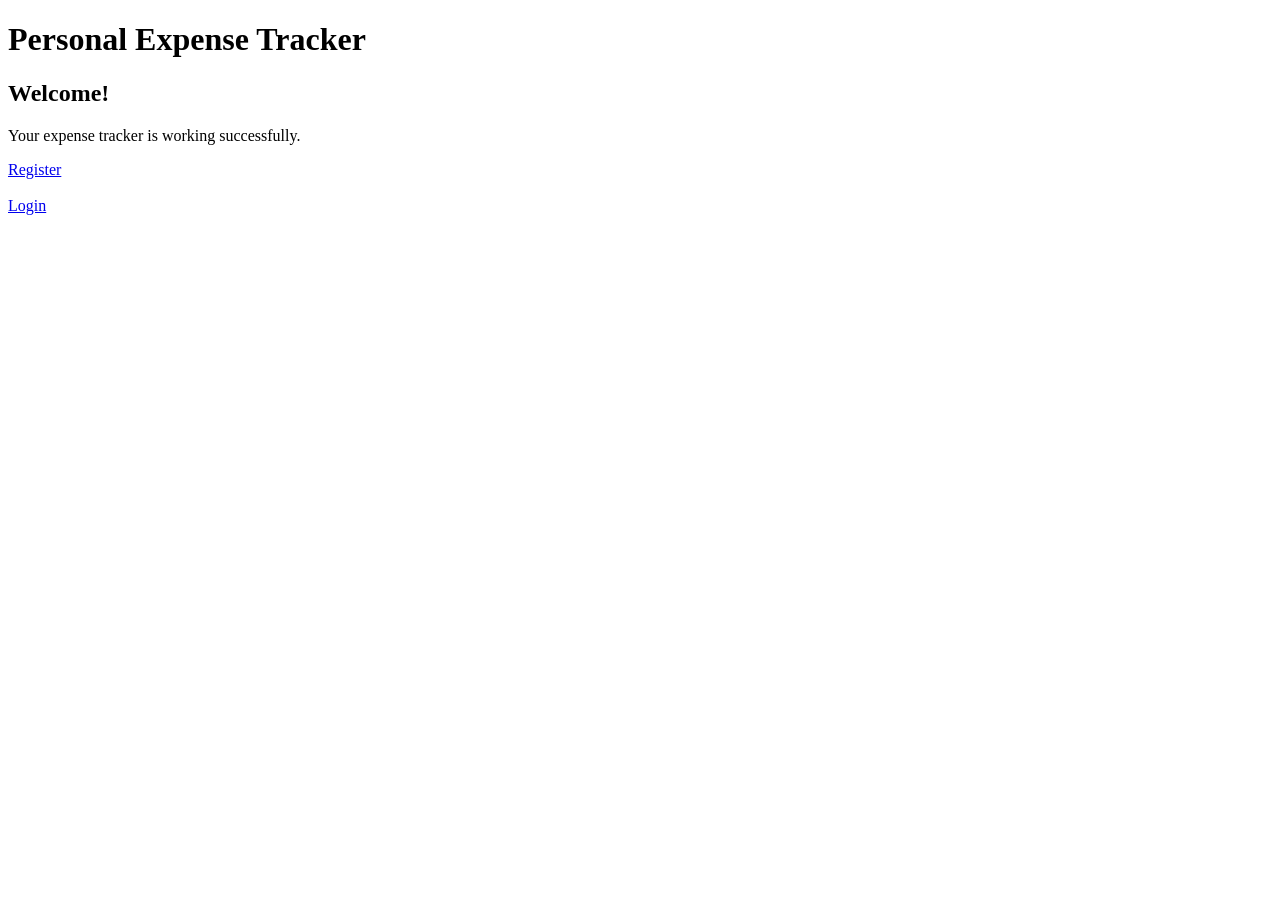
<file: src/main/resources/static/index.html>
<!DOCTYPE html>
<html lang="en">
<head>
    <meta charset="UTF-8">
    <meta name="viewport" content="width=device-width, initial-scale=1.0">
    <title>Personal Expense Tracker</title>
</head>
<body>

    <h1>Personal Expense Tracker</h1>

    <h2>Welcome!</h2>

    <p>Your expense tracker is working successfully.</p>

    <a href="register.html">Register</a>
    <br><br>
    <a href="login.html">Login</a>

</body>
</html>
</file>
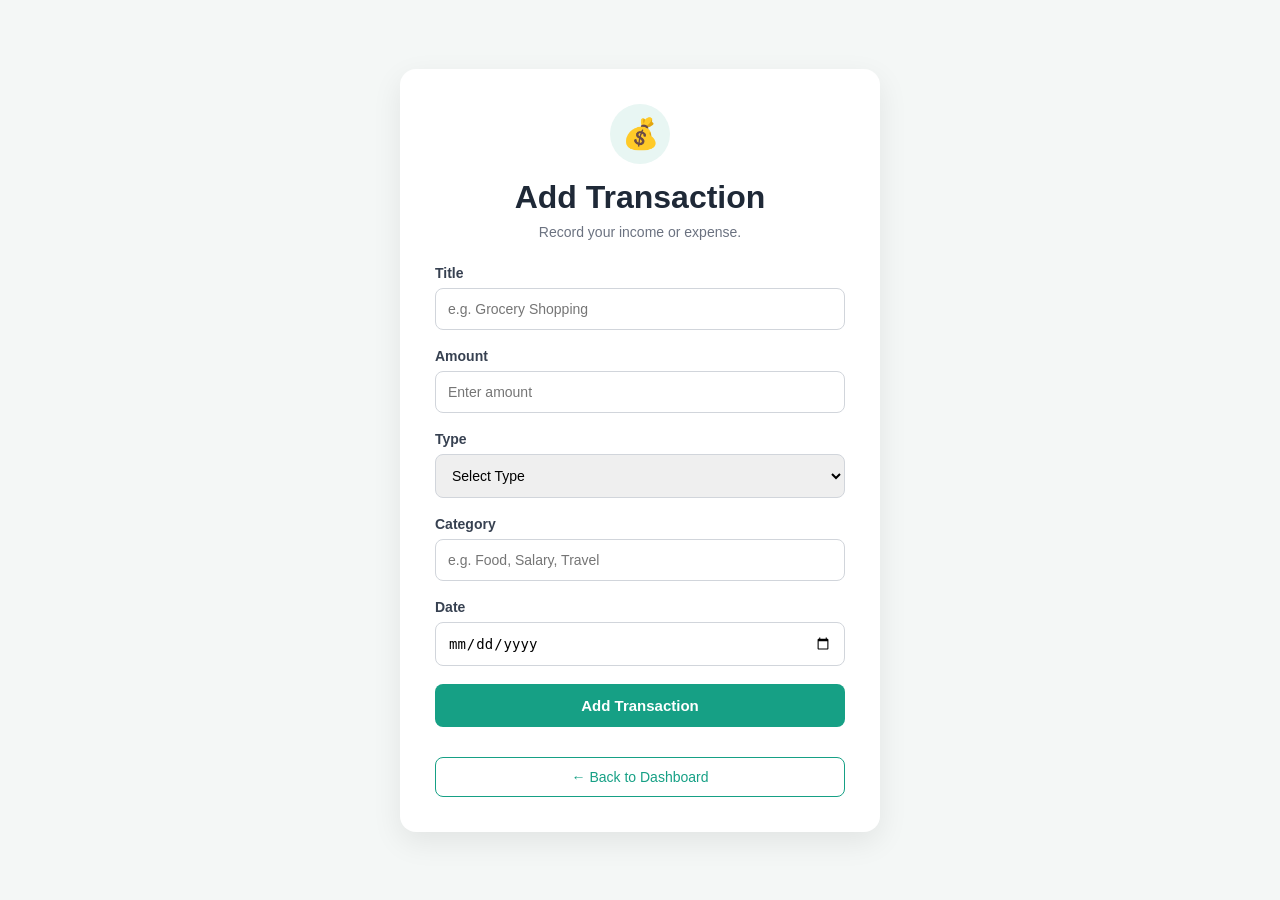
<file: src/main/resources/static/add-transaction.html>
<!DOCTYPE html>
<html lang="en">
<head>
    <meta charset="UTF-8">
    <meta name="viewport" content="width=device-width, initial-scale=1.0">

    <title>Add Transaction | Personal Expense Tracker</title>

    <link rel="stylesheet" href="add-transaction.css">
</head>

<body>

    <div class="transaction-container">

        <div class="logo">💰</div>

        <h1>Add Transaction</h1>

        <p class="subtitle">
            Record your income or expense.
        </p>

        <form id="transactionForm">

            <label for="title">Title</label>
            <input
                type="text"
                id="title"
                placeholder="e.g. Grocery Shopping"
                required
            >

            <label for="amount">Amount</label>
            <input
                type="number"
                id="amount"
                placeholder="Enter amount"
                required
            >

            <label for="type">Type</label>
            <select id="type" required>
                <option value="">Select Type</option>
                <option value="INCOME">Income</option>
                <option value="EXPENSE">Expense</option>
            </select>

            <label for="category">Category</label>
            <input
                type="text"
                id="category"
                placeholder="e.g. Food, Salary, Travel"
                required
            >

            <label for="date">Date</label>
            <input
                type="date"
                id="date"
                required
            >

            <button type="submit">
                Add Transaction
            </button>

        </form>

        <p id="message"></p>

        <button
            type="button"
            class="back-btn"
            onclick="window.location.href='dashboard.html'">
            ← Back to Dashboard
        </button>

    </div>

    <script src="add-transaction.js"></script>

</body>
</html>
</file>
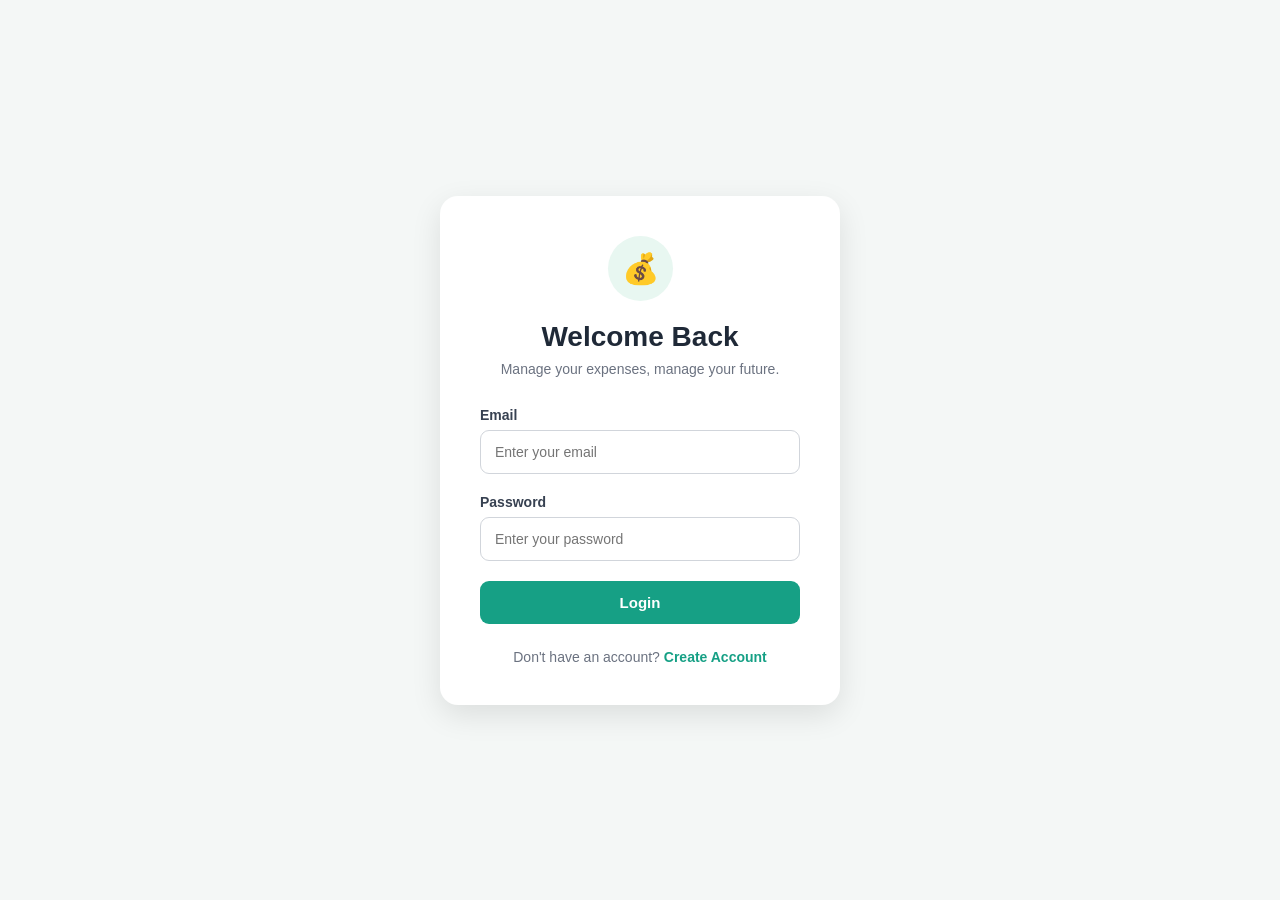
<file: src/main/resources/static/dashboard.html>
<!DOCTYPE html>
<html lang="en">

<head>
    <meta charset="UTF-8">
    <meta name="viewport" content="width=device-width, initial-scale=1.0">

    <title>Dashboard | Personal Expense Tracker</title>

    <link rel="stylesheet" href="dashboard.css">
</head>

<body>

    <!-- Header -->
    <header class="navbar">

        <div class="logo-section">
            <div class="logo-icon">💰</div>
            <h2>Expense Tracker</h2>
        </div>

        <button id="logoutBtn">Logout</button>

    </header>


    <!-- Main Content -->
    <main class="dashboard">

        <!-- Welcome -->
        <section class="welcome-section">

            <div>
                <p class="small-text">Welcome back 👋</p>
                <h1>My Dashboard</h1>
                <p class="description">
                    Keep track of your income and expenses easily.
                </p>
            </div>

        </section>


        <!-- Summary Cards -->
        <section class="summary-section">

            <div class="summary-card balance-card">
                <p>Total Balance</p>
                <h2 id="totalBalance">₹0</h2>
            </div>

            <div class="summary-card income-card">
                <p>Total Income</p>
                <h2 id="totalIncome">₹0</h2>
            </div>

            <div class="summary-card expense-card">
                <p>Total Expense</p>
                <h2 id="totalExpense">₹0</h2>
            </div>

        </section>


        <!-- Quick Action -->
        <section class="action-section">

            <h2>Quick Actions</h2>

            <button id="addTransactionBtn">
                + Add Transaction
            </button>

        </section>
        <!-- Expense Analysis -->

        <section class="chart-section">

            <h2>Expense Analysis</h2>

            <div class="chart-container">

                <div class="chart-bar">
                    <div id="incomeBar" class="bar income-bar">
                    </div>

                    <p>Income</p>

                    <span id="chartIncome">
                        ₹0
                    </span>
                </div>


                <div class="chart-bar">
                    <div id="expenseBar" class="bar expense-bar">
                    </div>

                    <p>Expense</p>

                    <span id="chartExpense">
                        ₹0
                    </span>
                </div>

            </div>

        </section>

        <!-- Recent Transactions -->
        <section class="transactions-section">

            <div class="section-heading">
                <h2>Recent Transactions</h2>

                <button id="viewAllBtn">
                    View All
                </button>
            </div>

            <div id="transactionList">

                <p class="empty-message">
                    No transactions found.
                </p>

            </div>

        </section>

    </main>


    <script src="dashboard.js"></script>

</body>

</html>
</file>
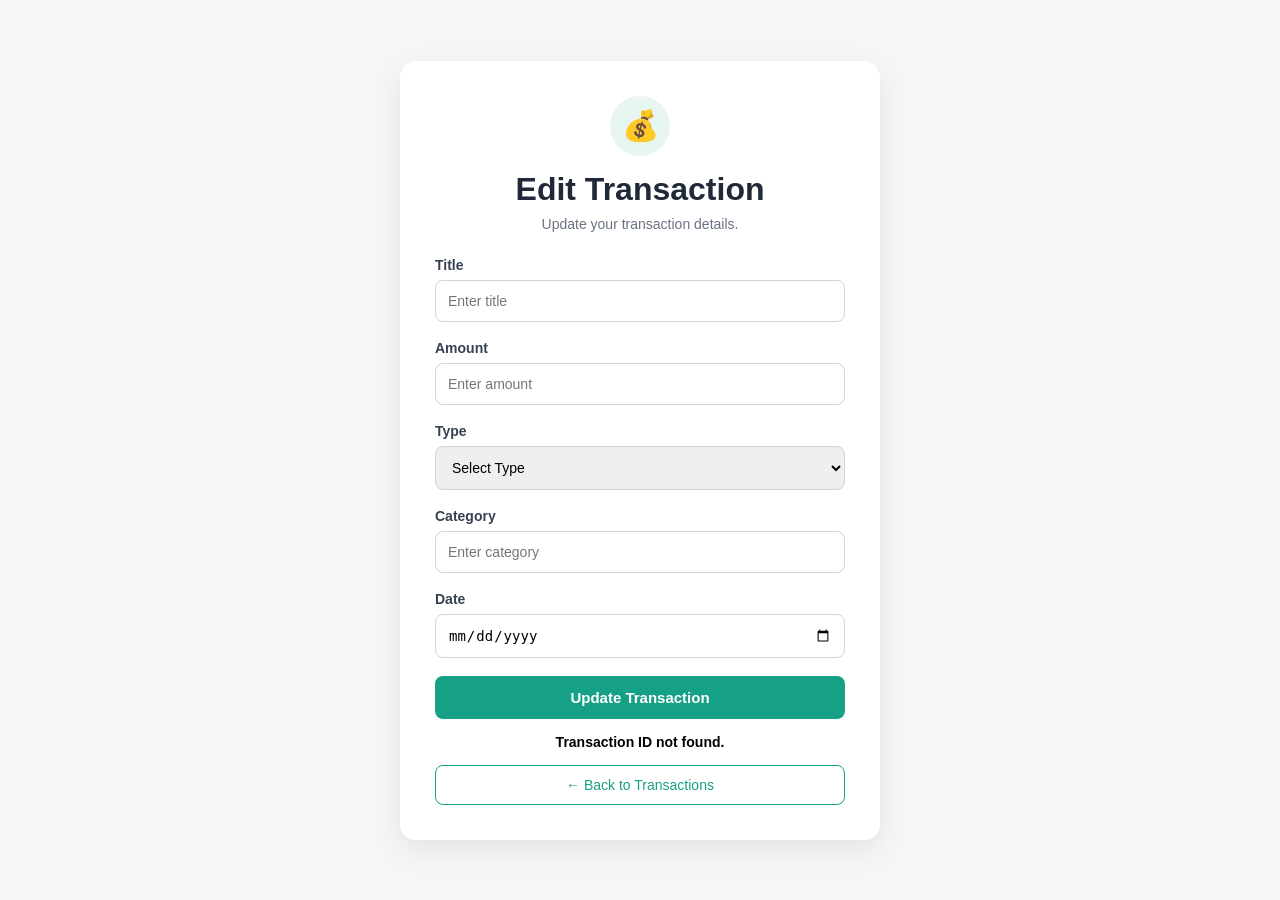
<file: src/main/resources/static/edit-transaction.html>
<!DOCTYPE html>
<html lang="en">

<head>
    <meta charset="UTF-8">
    <meta name="viewport" content="width=device-width, initial-scale=1.0">

    <title>Edit Transaction | Personal Expense Tracker</title>

    <link rel="stylesheet" href="edit-transaction.css">
</head>

<body>

    <div class="edit-container">

        <div class="logo">💰</div>

        <h1>Edit Transaction</h1>

        <p class="subtitle">
            Update your transaction details.
        </p>

        <form id="editTransactionForm">

            <label for="title">Title</label>
            <input
                type="text"
                id="title"
                placeholder="Enter title"
                required
            >

            <label for="amount">Amount</label>
            <input
                type="number"
                id="amount"
                placeholder="Enter amount"
                required
            >

            <label for="type">Type</label>
            <select id="type" required>
                <option value="">Select Type</option>
                <option value="INCOME">Income</option>
                <option value="EXPENSE">Expense</option>
            </select>

            <label for="category">Category</label>
            <input
                type="text"
                id="category"
                placeholder="Enter category"
                required
            >

            <label for="date">Date</label>
            <input
                type="date"
                id="date"
                required
            >

            <button type="submit">
                Update Transaction
            </button>

        </form>

        <p id="message"></p>

        <button
            type="button"
            class="back-btn"
            onclick="window.location.href='transactions.html'">
            ← Back to Transactions
        </button>

    </div>

    <script src="edit-transaction.js"></script>

</body>

</html>
</file>
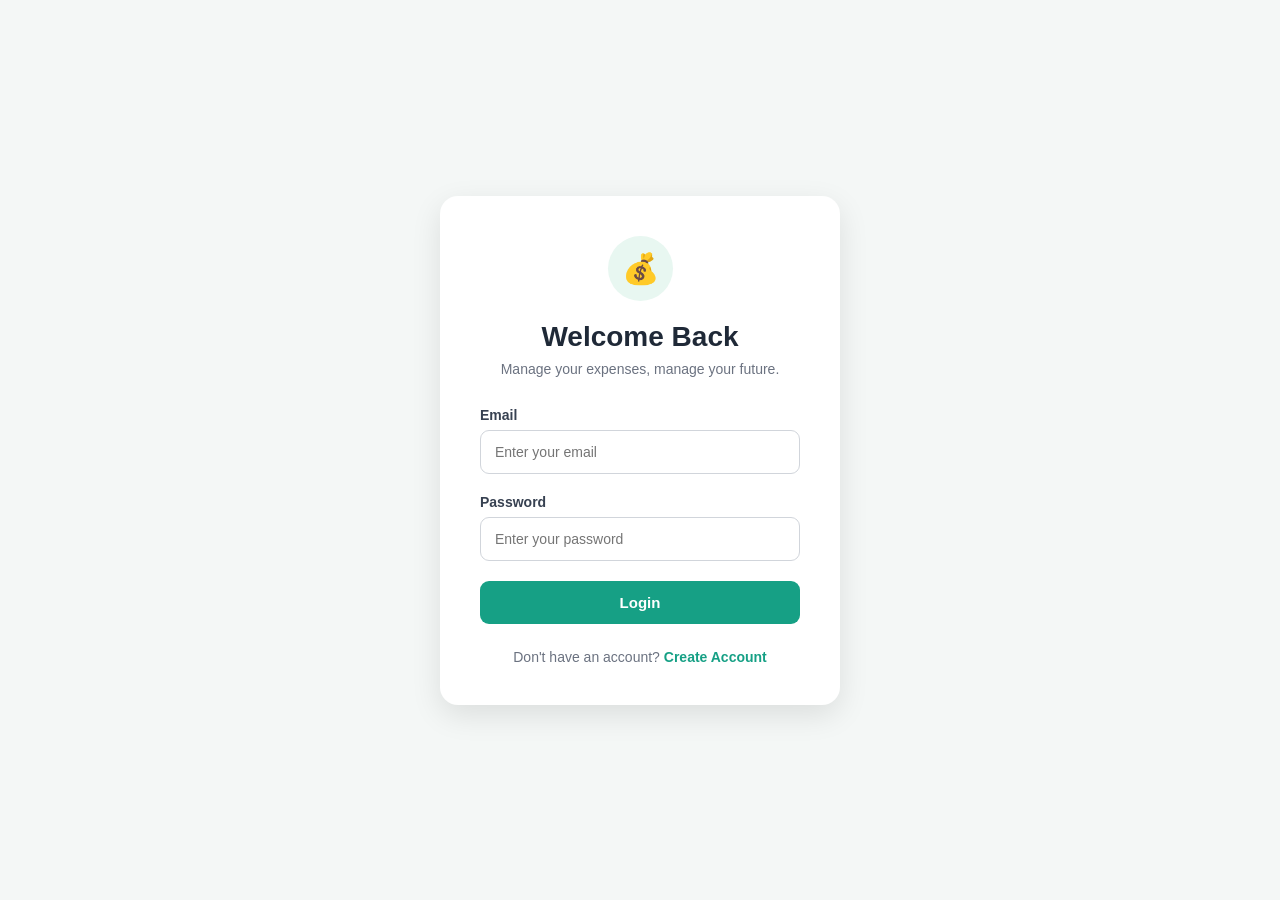
<file: src/main/resources/static/login.html>
<!DOCTYPE html>
<html lang="en">

<head>
    <meta charset="UTF-8">
    <meta name="viewport" content="width=device-width, initial-scale=1.0">

    <title>Login | Personal Expense Tracker</title>

    <link rel="stylesheet" href="login.css">
</head>

<body>

    <div class="login-container">

        <div class="logo">
            💰
        </div>

        <h1>Welcome Back</h1>

        <p class="subtitle">
            Manage your expenses, manage your future.
        </p>

        <form id="loginForm">

            <label for="email">Email</label>
            <input
                type="email"
                id="email"
                placeholder="Enter your email"
                required
            >

            <label for="password">Password</label>
            <input
                type="password"
                id="password"
                placeholder="Enter your password"
                required
            >

            <button type="submit">
                Login
            </button>

        </form>

        <p id="message"></p>

        <p class="register-text">
            Don't have an account?
            <a href="register.html">Create Account</a>
        </p>

    </div>

    <script src="login.js"></script>

</body>

</html>
</file>
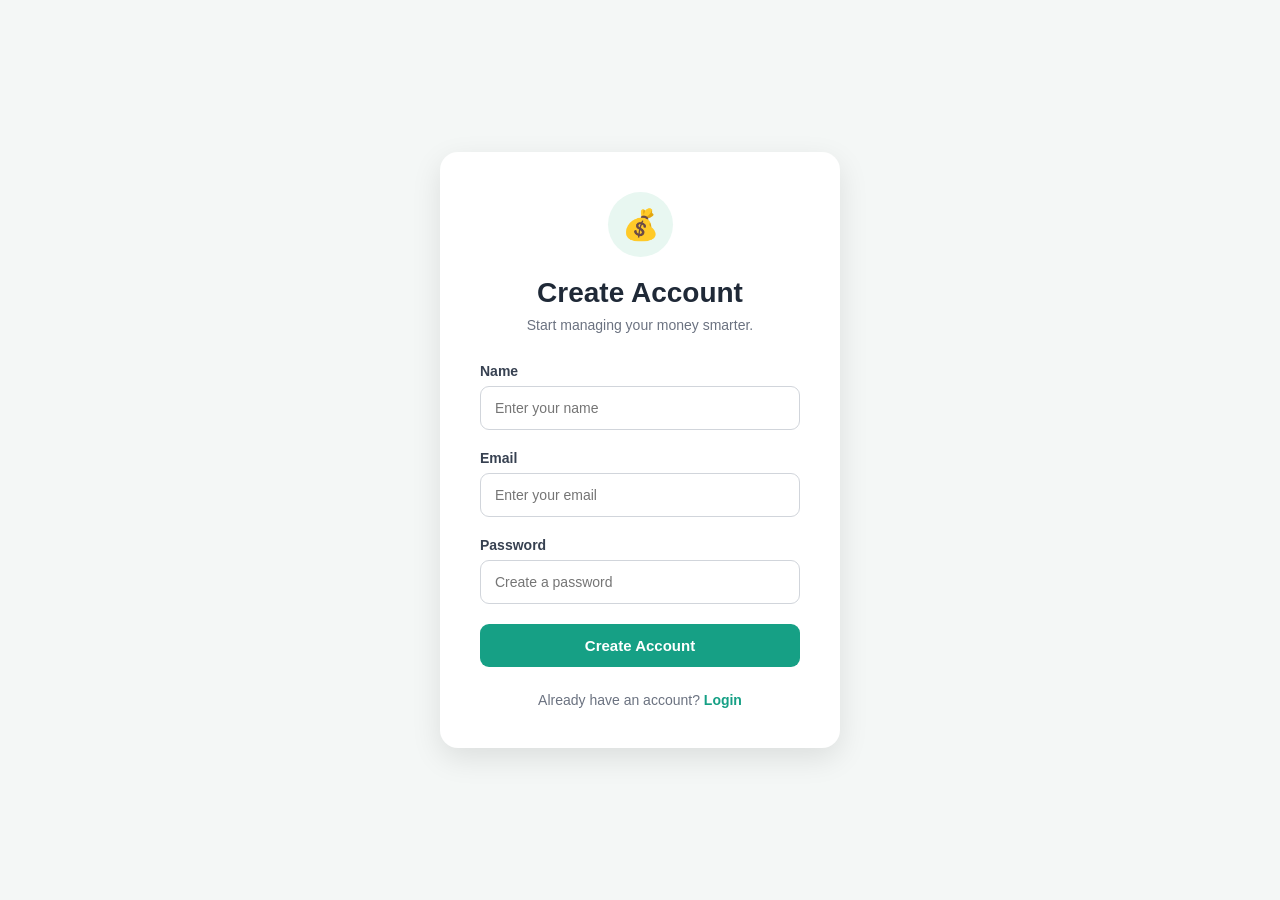
<file: src/main/resources/static/register.html>
<!DOCTYPE html>
<html lang="en">

<head>
    <meta charset="UTF-8">
    <meta name="viewport" content="width=device-width, initial-scale=1.0">

    <title>Create Account | Personal Expense Tracker</title>

    <link rel="stylesheet" href="register.css">
</head>

<body>

    <div class="register-container">

        <div class="logo">
            💰
        </div>

        <h1>Create Account</h1>

        <p class="subtitle">
            Start managing your money smarter.
        </p>

        <form id="registerForm">

            <label for="name">Name</label>
            <input
                type="text"
                id="name"
                placeholder="Enter your name"
                required
            >

            <label for="email">Email</label>
            <input
                type="email"
                id="email"
                placeholder="Enter your email"
                required
            >

            <label for="password">Password</label>
            <input
                type="password"
                id="password"
                placeholder="Create a password"
                required
            >

            <button type="submit">
                Create Account
            </button>

        </form>

        <p id="message"></p>

        <p class="login-text">
            Already have an account?
            <a href="login.html">Login</a>
        </p>

    </div>

    <script src="register.js"></script>

</body>

</html>
</file>
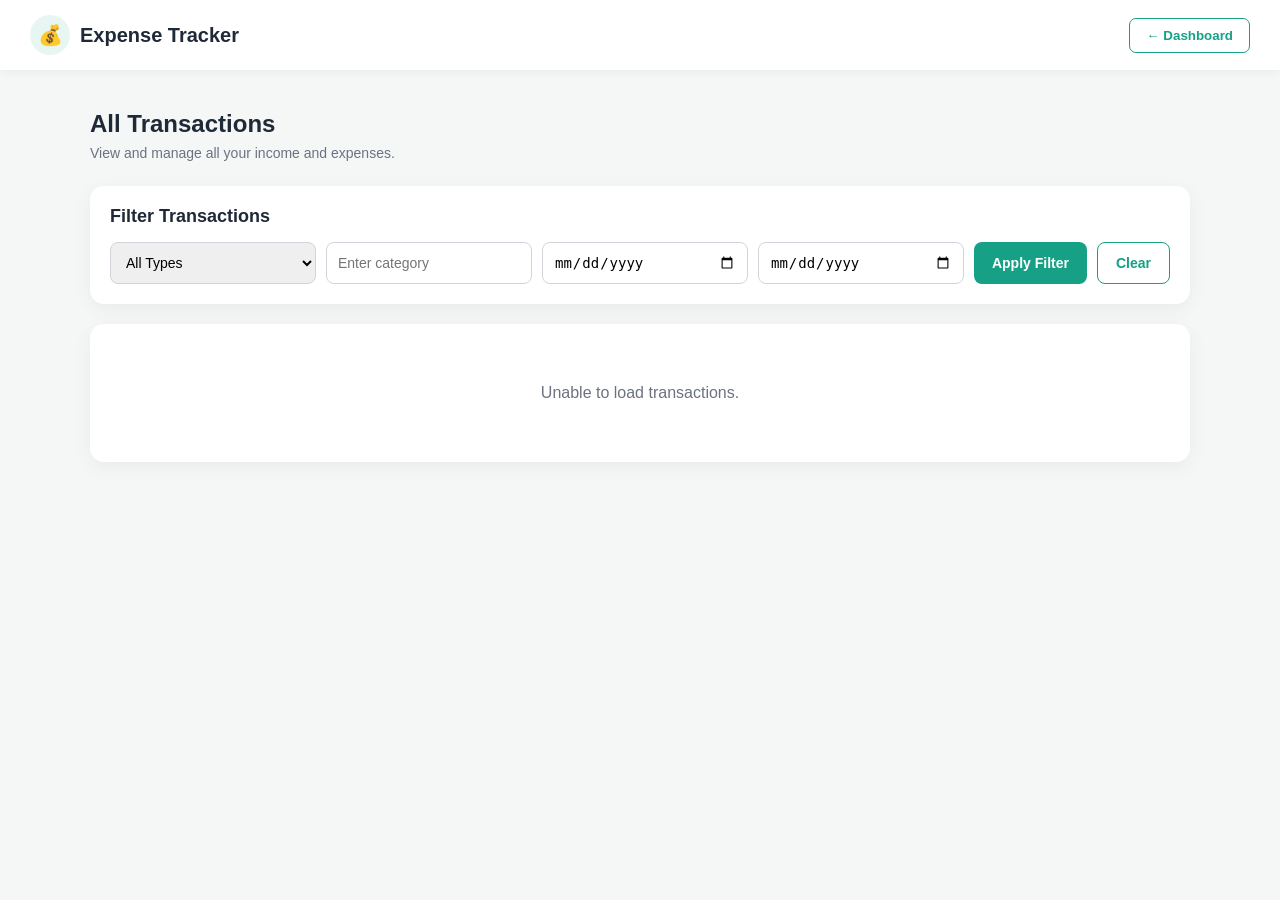
<file: src/main/resources/static/transactions.html>
<!DOCTYPE html>
<html lang="en">

<head>
    <meta charset="UTF-8">
    <meta name="viewport" content="width=device-width, initial-scale=1.0">

    <title>Transactions | Personal Expense Tracker</title>

    <link rel="stylesheet" href="transactions.css">
</head>

<body>

    <!-- Navbar -->
    <header class="navbar">

        <div class="logo-section">
            <div class="logo-icon">💰</div>
            <h2>Expense Tracker</h2>
        </div>

        <button
            class="back-btn"
            onclick="window.location.href='dashboard.html'">
            ← Dashboard
        </button>

    </header>


    <!-- Main Content -->
    <main class="transactions-container">

        <!-- Page Heading -->
        <section class="page-heading">

            <h1>All Transactions</h1>

            <p>
                View and manage all your income and expenses.
            </p>

        </section>


        <!-- Filters -->
        <section class="filter-section">

            <h2>Filter Transactions</h2>

            <div class="filter-controls">

                <!-- Type Filter -->
                <select id="typeFilter">

                    <option value="">
                        All Types
                    </option>

                    <option value="INCOME">
                        Income
                    </option>

                    <option value="EXPENSE">
                        Expense
                    </option>

                </select>


                <!-- Category Filter -->
                <input
                    type="text"
                    id="categoryFilter"
                    placeholder="Enter category"
                >


                <!-- From Date -->
                <input
                    type="date"
                    id="fromDate"
                >


                <!-- To Date -->
                <input
                    type="date"
                    id="toDate"
                >


                <!-- Apply Filter -->
                <button id="filterBtn">
                    Apply Filter
                </button>


                <!-- Clear Filter -->
                <button id="clearFilterBtn">
                    Clear
                </button>

            </div>

        </section>


        <!-- Transaction List -->
        <section
            class="transaction-list"
            id="transactionList">

            <p class="empty-message">
                Loading transactions...
            </p>

        </section>

    </main>


    <script src="transactions.js"></script>

</body>

</html>
</file>
<file: src/main/resources/static/add-transaction.css>
* {
    margin: 0;
    padding: 0;
    box-sizing: border-box;
}

body {
    font-family: Arial, sans-serif;
    background: #f4f7f6;
    min-height: 100vh;

    display: flex;
    justify-content: center;
    align-items: center;

    padding: 20px;
}

.transaction-container {
    width: 100%;
    max-width: 480px;

    background: white;
    padding: 35px;

    border-radius: 16px;

    box-shadow: 0 10px 30px rgba(0, 0, 0, 0.08);
}

.logo {
    width: 60px;
    height: 60px;

    margin: 0 auto 15px;

    display: flex;
    align-items: center;
    justify-content: center;

    background: #e8f6f3;
    border-radius: 50%;

    font-size: 30px;
}

h1 {
    text-align: center;
    color: #1f2937;
    margin-bottom: 8px;
}

.subtitle {
    text-align: center;
    color: #6b7280;
    font-size: 14px;
    margin-bottom: 25px;
}

form {
    display: flex;
    flex-direction: column;
}

label {
    margin-bottom: 7px;

    color: #374151;
    font-size: 14px;
    font-weight: 600;
}

input,
select {
    width: 100%;

    padding: 12px;

    margin-bottom: 18px;

    border: 1px solid #d1d5db;
    border-radius: 8px;

    font-size: 14px;

    outline: none;
}

input:focus,
select:focus {
    border-color: #16a085;
}

form button {
    padding: 13px;

    border: none;
    border-radius: 8px;

    background: #16a085;
    color: white;

    font-size: 15px;
    font-weight: 600;

    cursor: pointer;

    transition: 0.3s;
}

form button:hover {
    background: #128f76;
}

#message {
    text-align: center;
    margin-top: 15px;
    font-size: 14px;
    font-weight: 600;
}

.back-btn {
    width: 100%;

    margin-top: 15px;
    padding: 11px;

    border: 1px solid #16a085;
    border-radius: 8px;

    background: white;
    color: #16a085;

    font-size: 14px;
    cursor: pointer;
}

.back-btn:hover {
    background: #e8f6f3;
}

/* Mobile */
@media (max-width: 500px) {

    .transaction-container {
        padding: 25px 20px;
    }

    h1 {
        font-size: 24px;
    }
}
</file>
<file: src/main/resources/static/dashboard.css>
* {
    margin: 0;
    padding: 0;
    box-sizing: border-box;
}

body {
    font-family: Arial, sans-serif;
    background: #f4f7f6;
    color: #1f2937;
    min-height: 100vh;
}

/* ================= HEADER ================= */

.navbar {
    height: 70px;
    background: white;
    display: flex;
    align-items: center;
    justify-content: space-between;
    padding: 0 7%;
    box-shadow: 0 2px 12px rgba(0, 0, 0, 0.08);
}

.logo-section {
    display: flex;
    align-items: center;
    gap: 12px;
}

.logo-icon {
    width: 42px;
    height: 42px;

    display: flex;
    justify-content: center;
    align-items: center;

    background: #e8f7f1;
    border-radius: 12px;

    font-size: 21px;
}

.logo-section h2 {
    font-size: 20px;
}

/* Logout */

#logoutBtn {
    padding: 9px 18px;

    border: 1px solid #16a085;
    border-radius: 8px;

    background: white;
    color: #16a085;

    font-weight: 600;
    cursor: pointer;

    transition: 0.3s;
}

#logoutBtn:hover {
    background: #16a085;
    color: white;
}


/* ================= DASHBOARD ================= */

.dashboard {
    width: 86%;
    max-width: 1200px;

    margin: 35px auto;
}


/* Welcome */

.welcome-section {
    margin-bottom: 30px;
}

.small-text {
    color: #16a085;
    font-size: 14px;
    font-weight: 600;

    margin-bottom: 6px;
}

.welcome-section h1 {
    font-size: 32px;
    margin-bottom: 8px;
}

.description {
    color: #6b7280;
    font-size: 15px;
}


/* ================= SUMMARY ================= */

.summary-section {
    display: grid;
    grid-template-columns: repeat(3, 1fr);
    gap: 20px;

    margin-bottom: 35px;
}

.summary-card {
    background: white;

    padding: 25px;

    border-radius: 15px;

    box-shadow: 0 6px 20px rgba(0, 0, 0, 0.07);

    border-left: 5px solid #16a085;
}

.summary-card p {
    color: #6b7280;
    font-size: 14px;

    margin-bottom: 10px;
}

.summary-card h2 {
    font-size: 27px;
}

.income-card {
    border-left-color: #27ae60;
}

.expense-card {
    border-left-color: #e74c3c;
}


/* ================= QUICK ACTION ================= */

.action-section {
    background: white;

    padding: 22px 25px;

    border-radius: 15px;

    display: flex;
    align-items: center;
    justify-content: space-between;

    margin-bottom: 30px;

    box-shadow: 0 6px 20px rgba(0, 0, 0, 0.07);
}

.action-section h2 {
    font-size: 19px;
}

#addTransactionBtn {
    padding: 11px 18px;

    border: none;
    border-radius: 9px;

    background: #16a085;
    color: white;

    font-size: 14px;
    font-weight: 600;

    cursor: pointer;

    transition: 0.3s;
}

#addTransactionBtn:hover {
    background: #12876f;
    transform: translateY(-1px);
}


/* ================= TRANSACTIONS ================= */

.transactions-section {
    background: white;

    padding: 25px;

    border-radius: 15px;

    box-shadow: 0 6px 20px rgba(0, 0, 0, 0.07);
}

.section-heading {
    display: flex;
    align-items: center;
    justify-content: space-between;

    margin-bottom: 20px;
}

.section-heading h2 {
    font-size: 19px;
}

#viewAllBtn {
    border: none;
    background: none;

    color: #16a085;

    font-weight: 600;

    cursor: pointer;
}

.empty-message {
    text-align: center;

    color: #9ca3af;

    padding: 30px;
}


/* ================= MOBILE ================= */

@media (max-width: 768px) {

    .navbar {
        padding: 0 5%;
    }

    .dashboard {
        width: 90%;
    }

    .summary-section {
        grid-template-columns: 1fr;
    }

    .welcome-section h1 {
        font-size: 27px;
    }

    .action-section {
        flex-direction: column;
        align-items: flex-start;
        gap: 15px;
    }

    #addTransactionBtn {
        width: 100%;
    }
}


@media (max-width: 480px) {

    .logo-section h2 {
        font-size: 17px;
    }

    #logoutBtn {
        padding: 8px 12px;
    }

    .dashboard {
        margin-top: 25px;
    }

    .summary-card {
        padding: 20px;
    }

    .transactions-section {
        padding: 20px;
    }
}
/* ================= TRANSACTION ITEM ================= */

.transaction-item {
    display: flex;
    justify-content: space-between;
    align-items: center;

    padding: 16px;
    margin-bottom: 12px;

    border: 1px solid #e5e7eb;
    border-radius: 12px;

    background: #fafafa;

    transition: 0.3s;
}

.transaction-item:hover {
    transform: translateY(-2px);
    box-shadow: 0 5px 15px rgba(0, 0, 0, 0.08);
}

.transaction-item h3 {
    font-size: 16px;
    color: #1f2937;
    margin-bottom: 5px;
}

.transaction-item p {
    font-size: 13px;
    color: #6b7280;
    text-transform: capitalize;
}

.transaction-item strong {
    display: block;
    text-align: right;
    font-size: 16px;
    color: #1f2937;
    margin-bottom: 5px;
}
/* ================= EXPENSE ANALYSIS ================= */

.chart-section {
    background: white;
    padding: 25px;
    margin-top: 25px;
    border-radius: 14px;

    box-shadow: 0 5px 20px rgba(0, 0, 0, 0.05);
}

.chart-section h2 {
    color: #1f2937;
    margin-bottom: 25px;
}

.chart-container {
    display: flex;
    justify-content: center;
    align-items: flex-end;
    gap: 80px;

    height: 250px;
}

.chart-bar {
    width: 100px;

    display: flex;
    flex-direction: column;
    align-items: center;
    justify-content: flex-end;

    height: 100%;
}

.bar {
    width: 70px;

    min-height: 10px;

    border-radius: 8px 8px 0 0;

    transition: height 0.5s ease;
}

.income-bar {
    background: #16a085;
}

.expense-bar {
    background: #e74c3c;
}

.chart-bar p {
    margin-top: 10px;

    font-size: 14px;
    font-weight: 600;

    color: #374151;
}

.chart-bar span {
    margin-top: 5px;

    font-size: 13px;

    color: #6b7280;
}


/* ================= MOBILE ================= */

@media (max-width: 600px) {

    .chart-container {
        gap: 40px;
    }

    .chart-bar {
        width: 80px;
    }

    .bar {
        width: 55px;
    }
}
/* ================= BUTTON HOVER ================= */

#addTransactionBtn {
    transition: 0.3s;
}

#addTransactionBtn:hover {
    background: #128f76;
    transform: translateY(-2px);
    box-shadow: 0 5px 12px rgba(0, 0, 0, 0.12);
}

#viewAllBtn {
    transition: 0.3s;
}

#viewAllBtn:hover {
    background: #e8f6f3;
    color: #128f76;
}

#logoutBtn {
    transition: 0.3s;
}

#logoutBtn:hover {
    background: #c0392b;
    transform: translateY(-1px);
}
/* ================= SUMMARY CARD HOVER ================= */

.summary-card {
    transition: 0.3s ease;
    cursor: pointer;
}

.summary-card:hover {
    transform: translateY(-5px);
    box-shadow: 0 8px 20px rgba(0, 0, 0, 0.12);
}
/* ================= INCOME & EXPENSE COLOR ================= */

.income-card h2 {
    color: #16a085;
}

.expense-card h2 {
    color: #e74c3c;
}

.balance-card h2 {
    color: #1f2937;
}
/* ================= TRANSACTION AMOUNT COLOR ================= */

.income-amount {
    color: #16a085 !important;
}

.expense-amount {
    color: #e74c3c !important;
}
/* ================= TRANSACTION TYPE COLOR ================= */

.transaction-item p {
    color: #6b7280;
}

.transaction-item strong.income-amount + p {
    color: #16a085;
    font-weight: 600;
}

.transaction-item strong.expense-amount + p {
    color: #e74c3c;
    font-weight: 600;
}
</file>
<file: src/main/resources/static/edit-transaction.css>
* {
    margin: 0;
    padding: 0;
    box-sizing: border-box;
}

body {
    font-family: Arial, sans-serif;
    background: #f4f7f6;
    min-height: 100vh;

    display: flex;
    justify-content: center;
    align-items: center;

    padding: 20px;
}

.edit-container {
    width: 100%;
    max-width: 480px;

    background: white;
    padding: 35px;

    border-radius: 16px;

    box-shadow: 0 10px 30px rgba(0, 0, 0, 0.08);
}

.logo {
    width: 60px;
    height: 60px;

    margin: 0 auto 15px;

    display: flex;
    align-items: center;
    justify-content: center;

    background: #e8f6f3;
    border-radius: 50%;

    font-size: 30px;
}

h1 {
    text-align: center;
    color: #1f2937;
    margin-bottom: 8px;
}

.subtitle {
    text-align: center;
    color: #6b7280;
    font-size: 14px;
    margin-bottom: 25px;
}

form {
    display: flex;
    flex-direction: column;
}

label {
    margin-bottom: 7px;

    color: #374151;
    font-size: 14px;
    font-weight: 600;
}

input,
select {
    width: 100%;

    padding: 12px;
    margin-bottom: 18px;

    border: 1px solid #d1d5db;
    border-radius: 8px;

    font-size: 14px;
    outline: none;
}

input:focus,
select:focus {
    border-color: #16a085;
}

form button {
    padding: 13px;

    border: none;
    border-radius: 8px;

    background: #16a085;
    color: white;

    font-size: 15px;
    font-weight: 600;

    cursor: pointer;

    transition: 0.3s;
}

form button:hover {
    background: #128f76;
}

#message {
    text-align: center;
    margin-top: 15px;

    font-size: 14px;
    font-weight: 600;
}

.back-btn {
    width: 100%;

    margin-top: 15px;
    padding: 11px;

    border: 1px solid #16a085;
    border-radius: 8px;

    background: white;
    color: #16a085;

    font-size: 14px;
    cursor: pointer;
}

.back-btn:hover {
    background: #e8f6f3;
}

@media (max-width: 500px) {

    .edit-container {
        padding: 25px 20px;
    }

    h1 {
        font-size: 24px;
    }
}
</file>
<file: src/main/resources/static/login.css>
* {
    margin: 0;
    padding: 0;
    box-sizing: border-box;
}

body {
    min-height: 100vh;
    font-family: Arial, sans-serif;
    background: #f4f7f6;
    display: flex;
    justify-content: center;
    align-items: center;
}

/* Login Card */
.login-container {
    width: 400px;
    padding: 40px;
    background: white;
    border-radius: 18px;
    box-shadow: 0 10px 30px rgba(0, 0, 0, 0.10);
}

/* Money Icon */
.logo {
    width: 65px;
    height: 65px;
    margin: 0 auto 20px;

    display: flex;
    justify-content: center;
    align-items: center;

    background: #e8f7f1;
    border-radius: 50%;

    font-size: 30px;
}

/* Heading */
h1 {
    text-align: center;
    color: #1f2937;
    margin-bottom: 8px;
    font-size: 28px;
}

.subtitle {
    text-align: center;
    color: #6b7280;
    font-size: 14px;
    margin-bottom: 30px;
}

/* Labels */
label {
    display: block;
    color: #374151;
    font-size: 14px;
    font-weight: 600;
    margin-bottom: 7px;
}

/* Input */
input {
    width: 100%;
    padding: 13px 14px;
    margin-bottom: 20px;

    border: 1px solid #d1d5db;
    border-radius: 9px;

    font-size: 14px;
    outline: none;
}

input:focus {
    border-color: #16a085;
    box-shadow: 0 0 0 3px rgba(22, 160, 133, 0.10);
}

/* Login Button */
button {
    width: 100%;
    padding: 13px;

    border: none;
    border-radius: 9px;

    background: #16a085;
    color: white;

    font-size: 15px;
    font-weight: 600;

    cursor: pointer;
    transition: 0.3s;
}

button:hover {
    background: #12876f;
    transform: translateY(-1px);
}

/* Message */
#message {
    text-align: center;
    margin-top: 15px;
    font-size: 14px;
}

/* Register */
.register-text {
    text-align: center;
    margin-top: 25px;
    color: #6b7280;
    font-size: 14px;
}

.register-text a {
    color: #16a085;
    font-weight: 600;
    text-decoration: none;
}

.register-text a:hover {
    text-decoration: underline;
}

/* Mobile */
@media (max-width: 480px) {

    body {
        padding: 20px;
    }

    .login-container {
        width: 100%;
        padding: 30px 22px;
    }

    h1 {
        font-size: 24px;
    }
}
</file>
<file: src/main/resources/static/register.css>
* {
    margin: 0;
    padding: 0;
    box-sizing: border-box;
}

body {
    min-height: 100vh;
    font-family: Arial, sans-serif;
    background: #f4f7f6;

    display: flex;
    justify-content: center;
    align-items: center;

    padding: 20px;
}

/* Register Card */
.register-container {
    width: 400px;
    padding: 40px;

    background: white;
    border-radius: 18px;

    box-shadow: 0 10px 30px rgba(0, 0, 0, 0.10);
}

/* Logo */
.logo {
    width: 65px;
    height: 65px;

    margin: 0 auto 20px;

    display: flex;
    justify-content: center;
    align-items: center;

    background: #e8f7f1;
    border-radius: 50%;

    font-size: 30px;
}

/* Heading */
h1 {
    text-align: center;
    color: #1f2937;

    margin-bottom: 8px;
    font-size: 28px;
}

.subtitle {
    text-align: center;
    color: #6b7280;

    font-size: 14px;
    margin-bottom: 30px;
}

/* Labels */
label {
    display: block;

    color: #374151;
    font-size: 14px;
    font-weight: 600;

    margin-bottom: 7px;
}

/* Inputs */
input {
    width: 100%;

    padding: 13px 14px;
    margin-bottom: 20px;

    border: 1px solid #d1d5db;
    border-radius: 9px;

    font-size: 14px;
    outline: none;
}

input:focus {
    border-color: #16a085;

    box-shadow: 0 0 0 3px rgba(22, 160, 133, 0.10);
}

/* Register Button */
button {
    width: 100%;

    padding: 13px;

    border: none;
    border-radius: 9px;

    background: #16a085;
    color: white;

    font-size: 15px;
    font-weight: 600;

    cursor: pointer;

    transition: 0.3s;
}

button:hover {
    background: #12876f;
    transform: translateY(-1px);
}

/* Message */
#message {
    text-align: center;
    margin-top: 15px;
    font-size: 14px;
}

/* Login Link */
.login-text {
    text-align: center;

    margin-top: 25px;

    color: #6b7280;
    font-size: 14px;
}

.login-text a {
    color: #16a085;

    font-weight: 600;
    text-decoration: none;
}

.login-text a:hover {
    text-decoration: underline;
}

/* Mobile Responsive */
@media (max-width: 480px) {

    .register-container {
        width: 100%;
        padding: 30px 22px;
    }

    h1 {
        font-size: 24px;
    }
}
</file>
<file: src/main/resources/static/transactions.css>
* {
    margin: 0;
    padding: 0;
    box-sizing: border-box;
}

body {
    font-family: Arial, sans-serif;
    background: #f4f7f6;
    min-height: 100vh;
}

/* ================= NAVBAR ================= */

.navbar {
    background: white;
    padding: 15px 30px;

    display: flex;
    justify-content: space-between;
    align-items: center;

    box-shadow: 0 2px 10px rgba(0, 0, 0, 0.05);
}

.logo-section {
    display: flex;
    align-items: center;
    gap: 10px;
}

.logo-icon {
    width: 40px;
    height: 40px;

    display: flex;
    align-items: center;
    justify-content: center;

    background: #e8f6f3;
    border-radius: 50%;

    font-size: 20px;
}

.logo-section h2 {
    color: #1f2937;
    font-size: 20px;
}

.back-btn {
    padding: 9px 16px;

    border: 1px solid #16a085;
    border-radius: 7px;

    background: white;
    color: #16a085;

    cursor: pointer;
    font-weight: 600;
}

.back-btn:hover {
    background: #e8f6f3;
}


/* ================= MAIN ================= */

.transactions-container {
    width: 90%;
    max-width: 1100px;

    margin: 40px auto;
}

.page-heading {
    margin-bottom: 25px;
}

.page-heading h1 {
    color: #1f2937;
    margin-bottom: 7px;
}

.page-heading p {
    color: #6b7280;
    font-size: 14px;
}


/* ================= FILTER ================= */

.filter-section {
    background: white;

    padding: 20px;

    margin-bottom: 20px;

    border-radius: 14px;

    box-shadow: 0 5px 20px rgba(0, 0, 0, 0.05);
}

.filter-section h2 {
    color: #1f2937;
    font-size: 18px;

    margin-bottom: 15px;
}

.filter-controls {
    display: flex;

    gap: 10px;

    flex-wrap: wrap;
}

.filter-controls select,
.filter-controls input {
    flex: 1;

    min-width: 180px;

    padding: 11px;

    border: 1px solid #d1d5db;

    border-radius: 8px;

    font-size: 14px;

    outline: none;
}

.filter-controls select:focus,
.filter-controls input:focus {
    border-color: #16a085;
}

.filter-controls button {
    padding: 11px 18px;

    border-radius: 8px;

    cursor: pointer;

    font-size: 14px;

    font-weight: 600;
}

#filterBtn {
    border: none;

    background: #16a085;
    color: white;
}

#filterBtn:hover {
    background: #128f76;
}

#clearFilterBtn {
    border: 1px solid #16a085;

    background: white;
    color: #16a085;
}

#clearFilterBtn:hover {
    background: #e8f6f3;
}


/* ================= TRANSACTION LIST ================= */

.transaction-list {
    background: white;

    padding: 20px;

    border-radius: 14px;

    box-shadow: 0 5px 20px rgba(0, 0, 0, 0.05);
}

.transaction-item {
    display: flex;

    justify-content: space-between;

    align-items: center;

    padding: 18px;

    margin-bottom: 12px;

    border: 1px solid #e5e7eb;

    border-radius: 10px;

    background: #fafafa;
}

.transaction-item:last-child {
    margin-bottom: 0;
}

.transaction-info h3 {
    color: #1f2937;

    font-size: 16px;

    margin-bottom: 6px;
}

.transaction-info p {
    color: #6b7280;

    font-size: 13px;

    margin-bottom: 3px;
}

.transaction-right {
    text-align: right;
}

.transaction-right .amount {
    display: block;

    color: #1f2937;

    font-size: 17px;

    font-weight: bold;

    margin-bottom: 6px;
}

.transaction-right .type {
    font-size: 13px;

    text-transform: capitalize;
}


/* ================= ACTION BUTTONS ================= */

.action-buttons {
    margin-top: 10px;

    display: flex;

    gap: 8px;

    justify-content: flex-end;
}

.edit-btn,
.delete-btn {
    padding: 6px 12px;

    border-radius: 6px;

    cursor: pointer;

    font-size: 12px;
}

.edit-btn {
    border: 1px solid #16a085;

    background: white;

    color: #16a085;
}

.edit-btn:hover {
    background: #e8f6f3;
}

.delete-btn {
    border: 1px solid #e74c3c;

    background: white;

    color: #e74c3c;
}

.delete-btn:hover {
    background: #fdecea;
}


/* ================= EMPTY MESSAGE ================= */

.empty-message {
    text-align: center;

    padding: 40px;

    color: #6b7280;
}


/* ================= MOBILE ================= */

@media (max-width: 600px) {

    .navbar {
        padding: 12px 15px;
    }

    .logo-section h2 {
        font-size: 17px;
    }

    .transactions-container {
        width: 94%;

        margin: 25px auto;
    }

    .filter-controls {
        flex-direction: column;
    }

    .filter-controls select,
    .filter-controls input {
        width: 100%;

        min-width: 100%;
    }

    .filter-controls button {
        width: 100%;
    }

    .transaction-item {
        flex-direction: column;

        align-items: flex-start;

        gap: 12px;
    }

    .transaction-right {
        width: 100%;

        text-align: left;
    }

    .action-buttons {
        justify-content: flex-start;
    }
}
</file>
